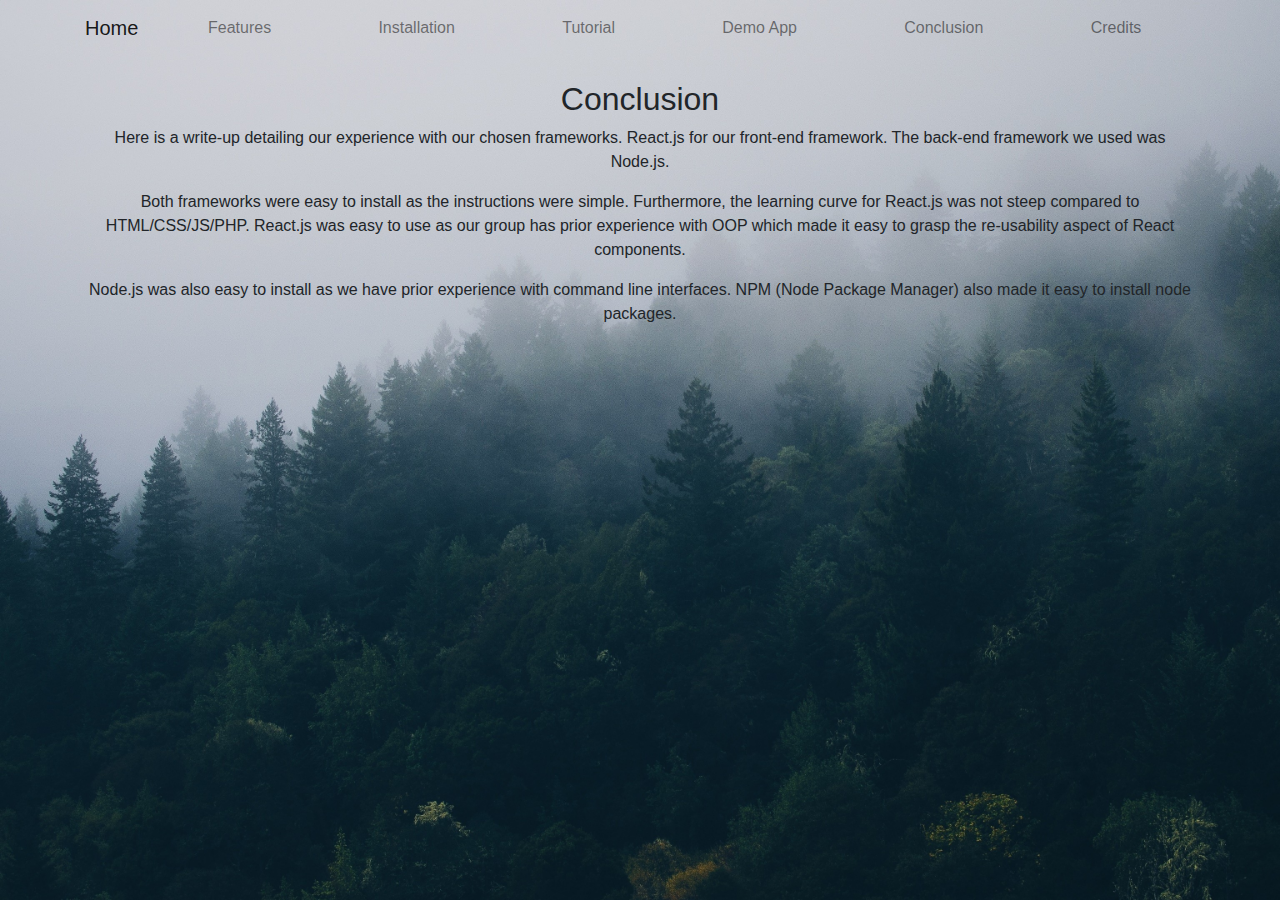
<file: html/conclusion.html>
<!DOCTYPE html>
<!--[if lt IE 7]>      <html class="no-js lt-ie9 lt-ie8 lt-ie7"> <![endif]-->
<!--[if IE 7]>         <html class="no-js lt-ie9 lt-ie8"> <![endif]-->
<!--[if IE 8]>         <html class="no-js lt-ie9"> <![endif]-->
<!--[if gt IE 8]><!--> <html class="no-js"> <!--<![endif]-->
    <head>
        <meta charset="utf-8">
        <meta http-equiv="X-UA-Compatible" content="IE=edge">
        <title></title>
        <meta name="description" content="">
        <meta name="viewport" content="width=device-width, initial-scale=1">
        <link rel="stylesheet" href="">
        <link rel="stylesheet" href="../css/main.css" />
        <link
          rel="stylesheet"
          href="https://maxcdn.bootstrapcdn.com/bootstrap/4.0.0/css/bootstrap.min.css"
          integrity="sha384-Gn5384xqQ1aoWXA+058RXPxPg6fy4IWvTNh0E263XmFcJlSAwiGgFAW/dAiS6JXm"
          crossorigin="anonymous"
        />
        <link rel="stylesheet" href="https://use.fontawesome.com/releases/v5.2.0/css/all.css" integrity="sha384-hWVjflwFxL6sNzntih27bfxkr27PmbbK/iSvJ+a4+0owXq79v+lsFkW54bOGbiDQ" crossorigin="anonymous">
    </head>
    <body>
      <body>
        <nav class="navbar navbar-expand-lg navbar-light">
          <div class="container">
              <a class="navbar-brand" href="../index.html"> <i class="fab fa-node-js"></i> <i class="fab fa-react"></i> Home</a>
              <button class="navbar-toggler" type="button" data-toggle="collapse" data-target="#navbarNavAltMarkup" aria-controls="navbarNavAltMarkup" aria-expanded="false" aria-label="Toggle navigation">
                <span class="navbar-toggler-icon"></span>
              </button>
              <div class="collapse navbar-collapse" id="navbarNavAltMarkup">
                <div class="navbar-nav nav-fill w-100">
                  <!-- <a class="nav-item nav-link active" href="#">Home <span class="sr-only">(current)</span></a> -->
                  <a class="nav-item nav-link" href="features.html">Features</a>
                  <a class="nav-item nav-link" href="install.html">Installation</a>
                  <a class="nav-item nav-link" href="guide.html">Tutorial</a>
                  <a class="nav-item nav-link" href="#">Demo App</a>
                  <a class="nav-item nav-link" href="conclusion.html">Conclusion</a>
                  <a class="nav-item nav-link" href="credits.html">Credits</a>
                </div>
              </div>
          </a></div>
        </nav>
       <!--page content-->
       <center>
          <br />
          <div id="conclusion" class="container">
              
              <h2>Conclusion</h2>
              <p>Here is a write-up detailing our experience with our chosen frameworks. React.js for our front-end framework. The back-end framework we used was Node.js. </p>
              <p>Both frameworks were easy to install as the instructions were simple. Furthermore, the learning curve for React.js was not steep compared to HTML/CSS/JS/PHP. React.js was easy to use as our group has prior experience with OOP which made it easy to grasp the re-usability aspect of React components.</p>
              <p>Node.js was also easy to install as we have prior experience with command line interfaces. NPM (Node Package Manager) also made it easy to install node packages.</p>
           </div>
       </center>
       
       

        <script src="" async defer></script>
    </body>
</html>
</file>
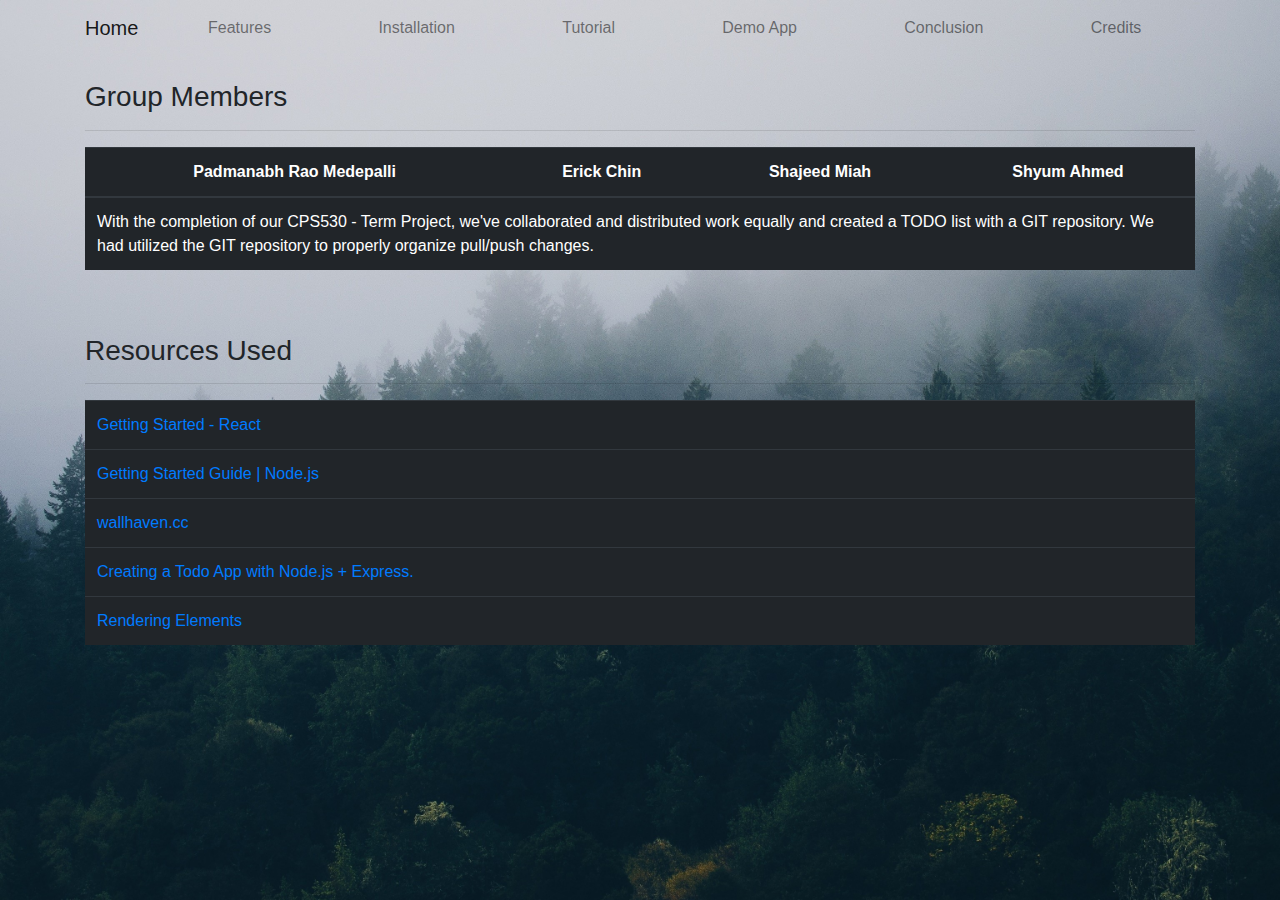
<file: html/credits.html>
<!DOCTYPE html>
<!--[if lt IE 7]>      <html class="no-js lt-ie9 lt-ie8 lt-ie7"> <![endif]-->
<!--[if IE 7]>         <html class="no-js lt-ie9 lt-ie8"> <![endif]-->
<!--[if IE 8]>         <html class="no-js lt-ie9"> <![endif]-->
<!--[if gt IE 8]><!--> <html class="no-js"> <!--<![endif]-->
    <head>
        <meta charset="utf-8">
        <meta http-equiv="X-UA-Compatible" content="IE=edge">
        <title>CPS530 - Term Project | Credits</title>
        <meta name="description" content="">
        <meta name="viewport" content="width=device-width, initial-scale=1">
        <link rel="stylesheet" href="">
        <link rel="stylesheet" href="../css/main.css" />
        <link
          rel="stylesheet"
          href="https://maxcdn.bootstrapcdn.com/bootstrap/4.0.0/css/bootstrap.min.css"
          integrity="sha384-Gn5384xqQ1aoWXA+058RXPxPg6fy4IWvTNh0E263XmFcJlSAwiGgFAW/dAiS6JXm"
          crossorigin="anonymous"
        />
        <link rel="stylesheet" href="https://use.fontawesome.com/releases/v5.2.0/css/all.css" integrity="sha384-hWVjflwFxL6sNzntih27bfxkr27PmbbK/iSvJ+a4+0owXq79v+lsFkW54bOGbiDQ" crossorigin="anonymous">
    </head>
    <body>
        <nav class="navbar navbar-expand-lg navbar-light">
          <div class="container">
              <a class="navbar-brand" href="../index.html"> <i class="fab fa-node-js"></i> <i class="fab fa-react"></i> Home</a>
              <button class="navbar-toggler" type="button" data-toggle="collapse" data-target="#navbarNavAltMarkup" aria-controls="navbarNavAltMarkup" aria-expanded="false" aria-label="Toggle navigation">
                <span class="navbar-toggler-icon"></span>
              </button>
              <div class="collapse navbar-collapse" id="navbarNavAltMarkup">
                <div class="navbar-nav nav-fill w-100">
                  <!-- <a class="nav-item nav-link active" href="#">Home <span class="sr-only">(current)</span></a> -->
                  <a class="nav-item nav-link" href="features.html">Features</a>
                  <a class="nav-item nav-link" href="install.html">Installation</a>
                  <a class="nav-item nav-link" href="guide.html">Tutorial</a>
                  <a class="nav-item nav-link" href="demo.html">Demo App</a>
                  <a class="nav-item nav-link" href="conclusion.html">Conclusion</a>
                  <a class="nav-item nav-link" href="credits.html">Credits</a>
                </div>
              </div>
          </a></div>
        </nav>
		<br>
	<div class="container">
	<div class="page-header">
		<h3>Group Members</h3>      
		<hr>
	</div>
	<table class="table table-dark">
		<thead>
			<tr>
				<th scope="col" class="text-center">Padmanabh Rao Medepalli</th>
				<th scope="col" class="text-center">Erick Chin</th>
				<th scope="col" class="text-center">Shajeed Miah</th>
				<th scope="col" class="text-center">Shyum Ahmed</th>
			</tr>
		</thead>
		<tbody>
			<tr>
				<td colspan="4">With the completion of our CPS530 - Term Project, we've collaborated and distributed work equally and created a TODO list with a GIT repository. We had utilized the GIT repository to properly organize pull/push changes.</td>

			</tr>
		</tbody>
	</table>
	<br>
	<br>
	<div class="page-header">
		<h3>Resources Used</h3>      
		<hr>
	</div>
	<table class="table table-dark">
		<tbody>
			<tr>
				<td><a href="https://reactjs.org/docs/getting-started.html?fbclid=IwAR2mD_oItXKC0HiZKiSMUVHX2JrSXjwitJayQ8xS-FYdA-Z_TbL3f0uei1kLink">Getting Started - React</a></td>
			</tr>
			<tr>
				<td><a href="https://nodejs.org/en/docs/guides/getting-started-guide/?fbclid=IwAR0ZRcPbToK2DYK_Y2FGttFAacedXjJTu1ljXJ7GAl0c06nv34RukPWgyLE">Getting Started Guide | Node.js</a></td>
			</tr>
			<tr>
				<td><a href="https://alpha.wallhaven.cc/wallpaper/711997?fbclid=IwAR2hKf0jP0l1GuZouWsY9qyAaMRG2M_wvhOIRJirVCGMmMfAg2meKJaNRx8">wallhaven.cc</a></td>
			</tr>
			<tr>
				<td><a href="https://medium.com/@atingenkay/creating-a-todo-app-with-node-js-express-8fa51f39b16f?fbclid=IwAR2hKf0jP0l1GuZouWsY9qyAaMRG2M_wvhOIRJirVCGMmMfAg2meKJaNRx8">Creating a Todo App with Node.js + Express.</a></td>
			</tr>

			<tr>
					<td><a href="https://reactjs.org/docs/rendering-elements.html">Rendering Elements</a></td>
				</tr>
		</tbody>
	</table>
	</div>
		
       <!--page content-->
        <script src="" async defer></script>
    </body>
</html>
</file>
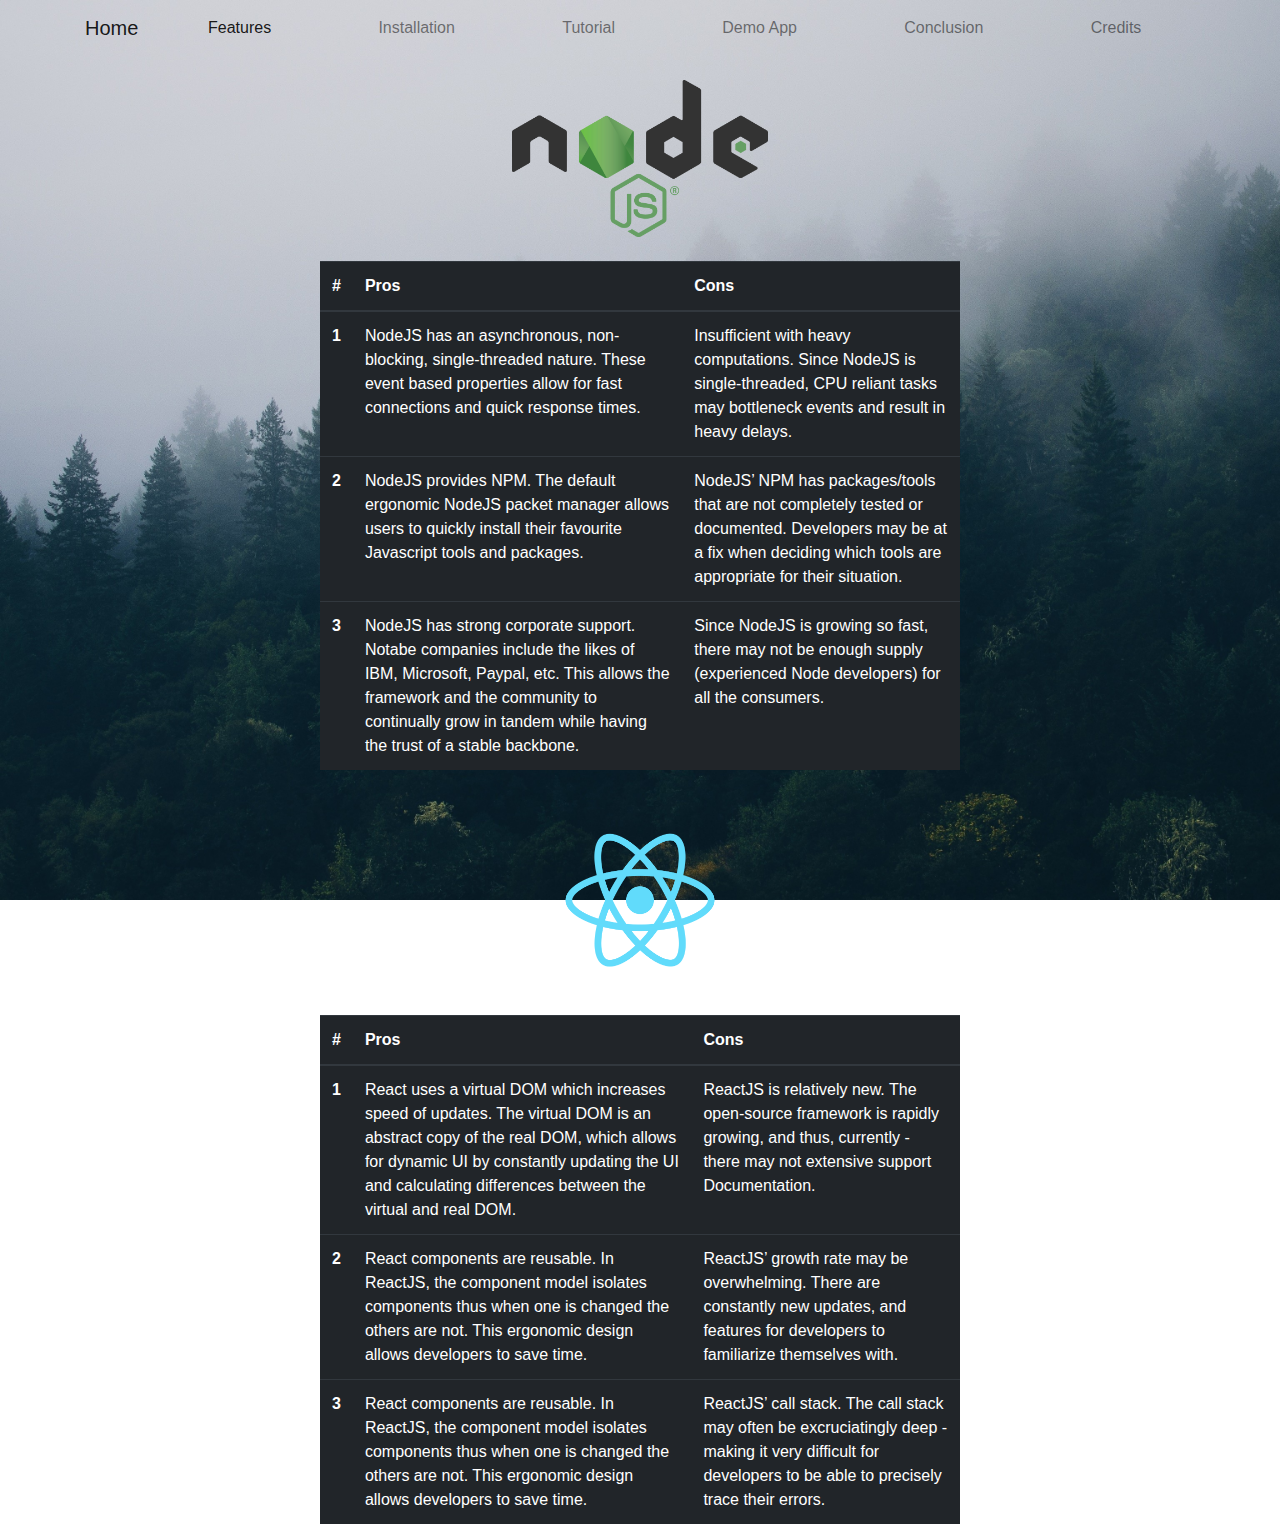
<file: html/features.html>
<!DOCTYPE html>
<!--[if lt IE 7]>      <html class="no-js lt-ie9 lt-ie8 lt-ie7"> <![endif]-->
<!--[if IE 7]>         <html class="no-js lt-ie9 lt-ie8"> <![endif]-->
<!--[if IE 8]>         <html class="no-js lt-ie9"> <![endif]-->
<!--[if gt IE 8]><!--> <html class="no-js"> <!--<![endif]-->
    <head>
        <meta charset="utf-8">
        <meta http-equiv="X-UA-Compatible" content="IE=edge">
        <title></title>
        <meta name="description" content="">
        <meta name="viewport" content="width=device-width, initial-scale=1">
        <link rel="stylesheet" href="">
        <link rel="stylesheet" href="../css/main.css" />
        <link
          rel="stylesheet"
          href="https://maxcdn.bootstrapcdn.com/bootstrap/4.0.0/css/bootstrap.min.css"
          integrity="sha384-Gn5384xqQ1aoWXA+058RXPxPg6fy4IWvTNh0E263XmFcJlSAwiGgFAW/dAiS6JXm"
          crossorigin="anonymous"
        />
        <link rel="stylesheet" href="https://use.fontawesome.com/releases/v5.2.0/css/all.css" integrity="sha384-hWVjflwFxL6sNzntih27bfxkr27PmbbK/iSvJ+a4+0owXq79v+lsFkW54bOGbiDQ" crossorigin="anonymous">
    </head>
    <body>
        <nav class="navbar navbar-expand-lg navbar-light">
          <div class="container">
              <a class="navbar-brand" href="../index.html"> <i class="fab fa-node-js"></i> <i class="fab fa-react"></i> Home</a>
              <button class="navbar-toggler" type="button" data-toggle="collapse" data-target="#navbarNavAltMarkup" aria-controls="navbarNavAltMarkup" aria-expanded="false" aria-label="Toggle navigation">
                <span class="navbar-toggler-icon"></span>
              </button>
              <div class="collapse navbar-collapse" id="navbarNavAltMarkup">
                <div class="navbar-nav nav-fill w-100">
                  <!-- <a class="nav-item nav-link active" href="#">Home <span class="sr-only">(current)</span></a> -->
                  <a class="nav-item nav-link active" href="features.html">Features</a>
                  <a class="nav-item nav-link" href="install.html">Installation</a>
                  <a class="nav-item nav-link" href="guide.html">Tutorial</a>
                  <a class="nav-item nav-link" href="#">Demo App</a>
                  <a class="nav-item nav-link" href="conclusion.html">Conclusion</a>
                  <a class="nav-item nav-link" href="credits.html">Credits</a>
                </div>
              </div>
          </a></div>
        </nav>
        <br>
        <center><img src="../images/node.png" class="img-responsive" alt="" width="20%" height="20%"></center>
        <br>
        
        <div id="reactTable">
            <table class="table table-dark">
              <thead>
                <tr id="reactTable-tr">
                  <th scope="col">#</th>
                  <th scope="col">Pros</th>
                  <th scope="col">Cons</th>
                </tr>
              </thead>
              <tbody>
                <tr id="reactTable-tr">
                  <th scope="row">1</th>
                  <td>NodeJS has an asynchronous, non-blocking, single-threaded nature. These event based properties allow for fast connections and quick response times. </td>
                  <td> Insufficient with heavy computations. Since NodeJS is single-threaded, CPU reliant tasks may bottleneck events and result in heavy delays. </td>
                </tr>
                <tr id="reactTable-tr">
                    <th scope="row">2</th>
                    <td>NodeJS provides NPM. The default ergonomic NodeJS packet manager allows users to quickly install their favourite Javascript tools and packages. </td>
                    <td>NodeJS’ NPM has packages/tools that are not completely tested or documented. Developers may be at a fix when deciding which tools are appropriate for their situation. </td>
                </tr>
                <tr id="reactTable-tr">
                    <th scope="row">3</th>
                    <td>NodeJS has strong corporate support. Notabe companies include the likes of IBM, Microsoft, Paypal, etc. This allows the framework and the community to continually grow in tandem while having the trust of a stable backbone. </td>
                    <td>Since NodeJS is growing so fast, there may not be enough supply (experienced Node developers) for all the consumers.</td>
                </tr>
            
              </tbody>
            </table>
          </div>
          <br>
          
          <center><img src="../images/reactlogo.png" class="img-responsive" width="20%" height="20%" alt=""></center>
          <br>
          <div id="reactTable">
            <table class="table table-dark">
              <thead>
                <tr id="reactTable-tr">
                  <th scope="col">#</th>
                  <th scope="col">Pros</th>
                  <th scope="col">Cons</th>
                
                </tr>
              </thead>
              <tbody>
                <tr id="reactTable-tr">
                  <th scope="row">1</th>
                  <td>React uses a virtual DOM which increases speed of updates. The virtual DOM is an abstract copy of the real DOM, which allows for dynamic UI by constantly updating the UI and calculating differences between the virtual and real DOM.  </td>
                  <td>ReactJS is relatively new. The open-source framework is rapidly growing, and thus, currently - there may not extensive support Documentation.</td>
                </tr>
                <tr id="reactTable-tr">
                    <th scope="row">2</th>
                    <td>React components are reusable. In ReactJS, the component model isolates components thus when one is changed the others are not. This ergonomic design allows developers to save time.</td>
                    <td>ReactJS’ growth rate may be overwhelming. There are constantly new updates, and features for developers to familiarize themselves with. </td>
                </tr>
                <tr id="reactTable-tr">
                    <th scope="row">3</th>
                    <td>React components are reusable. In ReactJS, the component model isolates components thus when one is changed the others are not. This ergonomic design allows developers to save time.</td>
                    <td>ReactJS’ call stack. The call stack may often be excruciatingly deep - making it very difficult for developers to be able to precisely trace their errors.</td>
                </tr>
            
              </tbody>
            </table>
          </div>
        <script src="" async defer></script>
    </body>
</html>
</file>
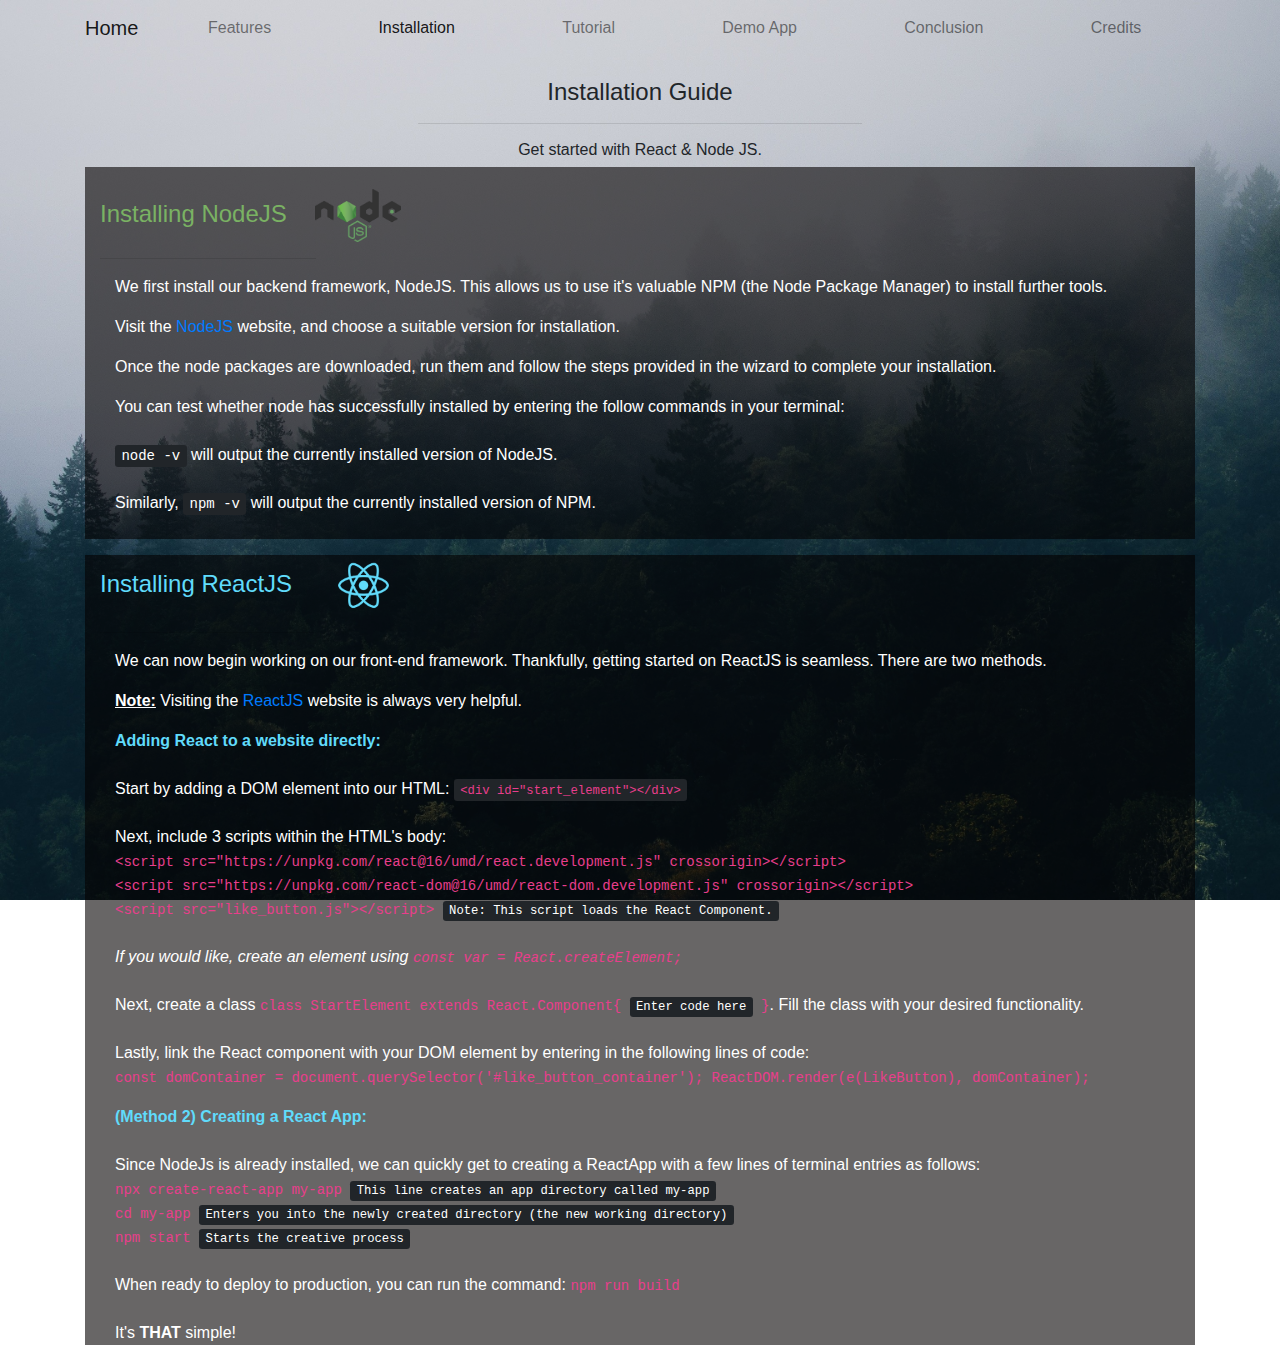
<file: html/install.html>
<!DOCTYPE html>
<!--[if lt IE 7]>      <html class="no-js lt-ie9 lt-ie8 lt-ie7"> <![endif]-->
<!--[if IE 7]>         <html class="no-js lt-ie9 lt-ie8"> <![endif]-->
<!--[if IE 8]>         <html class="no-js lt-ie9"> <![endif]-->
<!--[if gt IE 8]><!--> <html class="no-js"> <!--<![endif]-->
    <head>
        <meta charset="utf-8">
        <meta http-equiv="X-UA-Compatible" content="IE=edge">
        <title>Installation Guide</title>
        <meta name="description" content="">
        <meta name="viewport" content="width=device-width, initial-scale=1">
        <link rel="stylesheet" href="">
        <link rel="stylesheet" href="../css/main.css" />
        <link
          rel="stylesheet"
          href="https://maxcdn.bootstrapcdn.com/bootstrap/4.0.0/css/bootstrap.min.css"
          integrity="sha384-Gn5384xqQ1aoWXA+058RXPxPg6fy4IWvTNh0E263XmFcJlSAwiGgFAW/dAiS6JXm"
          crossorigin="anonymous"
        />
        <link rel="stylesheet" href="https://use.fontawesome.com/releases/v5.2.0/css/all.css" integrity="sha384-hWVjflwFxL6sNzntih27bfxkr27PmbbK/iSvJ+a4+0owXq79v+lsFkW54bOGbiDQ" crossorigin="anonymous">
    </head>
      <body>
        <nav class="navbar navbar-expand-lg navbar-light">
          <div class="container">
              <a class="navbar-brand" href="../index.html"> <i class="fab fa-node-js"></i> <i class="fab fa-react"></i> Home</a>
              <button class="navbar-toggler" type="button" data-toggle="collapse" data-target="#navbarNavAltMarkup" aria-controls="navbarNavAltMarkup" aria-expanded="false" aria-label="Toggle navigation">
                <span class="navbar-toggler-icon"></span>
              </button>
              <div class="collapse navbar-collapse" id="navbarNavAltMarkup">
                <div class="navbar-nav nav-fill w-100">
                  <!-- <a class="nav-item nav-link active" href="#">Home <span class="sr-only">(current)</span></a> -->
                  <a class="nav-item nav-link" href="features.html">Features</a>
                  <a class="nav-item nav-link active" href="install.html">Installation</a>
                  <a class="nav-item nav-link" href="guide.html">Tutorial</a>
                  <a class="nav-item nav-link" href="#">Demo App</a>
                  <a class="nav-item nav-link" href="conclusion.html">Conclusion</a>
                  <a class="nav-item nav-link" href="credits.html">Credits</a>
                </div>
              </div>
      
        </div>
      </nav>

      <div class="container">
        <div id="install_header">
          <h4>Installation Guide</h4>
          <hr id="install_hr">
           <h6>Get started with React & Node JS.</h6>
      </div>

      <div class="container container_node">
        <div id="nodeTitle">
          <h4 id="install_node_header">Installing NodeJS <img id="nodeheaderlogo" src="../images/node.png" alt="" width="10%" height="2%"></h4>
          <hr id="node_hr">
        </div>

        <div class="container"">
          <p id="nodeContent">
            We first install our backend framework, NodeJS. This allows us to use it's valuable NPM (the Node Package Manager) to install further tools.
          </p>
          <p>
            Visit the <a href="https://nodejs.org/en/">NodeJS</a> website, and choose a suitable version for installation.
          </p>
          <p>
            Once the node packages are downloaded, run them and follow the steps provided in the wizard to complete your installation.
          </p>
          <p>
              You can test whether node has successfully installed by entering the follow commands in your terminal: <br> 
              <br>
              <kbd>node -v</kbd> will output the currently installed version of NodeJS.<br>
              <br>
              Similarly, <kbd>npm -v</kbd> will output the currently installed version of NPM.
              <br>
              <br>
          </p>
        </div>
      </div>
    
      <div class="container container_node">
          <div id="nodeTitle">
            <h4 id="install_react_header">Installing ReactJS <img id="nodeheaderlogo" src="../images/reactlogo.png" alt="" width="10%" height="2%"></h4>
            <hr id="node_hr">
          </div>
  
          <div class="container"">
            <p id="nodeContent">
              We can now begin working on our front-end framework. Thankfully, getting started on ReactJS is seamless. There are two methods.
            </p>
            <p>
             <b><u>Note:</u></b> Visiting the <a href="https://reactjs.org/docs/getting-started.html">ReactJS</a> website is always very helpful. 
            </p>
            <p>
              
            </p>
            <p>
               <b id="reactTitle">Adding React to a website directly:</b> <br> 
                <br>
                Start by adding a DOM element into our HTML: <kbd><code>&lt;div id="start_element"&gt&lt;/div&gt;</code></kbd> <br>
                <br>
                Next, include 3 scripts within the HTML's body:  <br>
                <code>
  &ltscript src="https://unpkg.com/react@16/umd/react.development.js" crossorigin&gt&lt/script&gt <br>
  &ltscript src="https://unpkg.com/react-dom@16/umd/react-dom.development.js" crossorigin&gt&lt/script&gt <br>

  <!-- Load our React component. -->
  &ltscript src="like_button.js"&gt&lt/script&gt  <kbd>Note: This script loads the React Component. </kbd> <br> 
                </code> <br>
                <i>If you would like, create an element using <code>const var = React.createElement;</code></i> <br> <br>
                Next, create a class <code>class StartElement extends React.Component{ <kbd>Enter code here</kbd> }</code>. Fill the class with your desired functionality.<br> <br>
                Lastly, link the React component with your DOM element by entering in the following lines of code: <br>
                <code>
                    const domContainer = document.querySelector('#like_button_container');
                    ReactDOM.render(e(LikeButton), domContainer);
                </code>
            </p>
            
            <p>
                <b id="reactTitle">(Method 2) Creating a React App:</b> <br> <br>
                Since NodeJs is already installed, we can quickly get to creating a ReactApp with a few lines of terminal entries as follows:  <br>
                <code>
                    npx create-react-app my-app <kbd>This line creates an app directory called my-app</kbd> <br>
                    cd my-app <kbd>Enters you into the newly created directory (the new working directory)</kbd> <br>
                    npm start <kbd>Starts the creative process</kbd> <br>
                </code> <br>
                When ready to deploy to production, you can run the command: 
                <code>
                  npm run build
                </code> <br> <br>
                It's  <b>THAT</b> simple! 
            </p>
          </div>
        </div>

      </div>
        <script src="" async defer></script>
    </body>
</html>
</file>
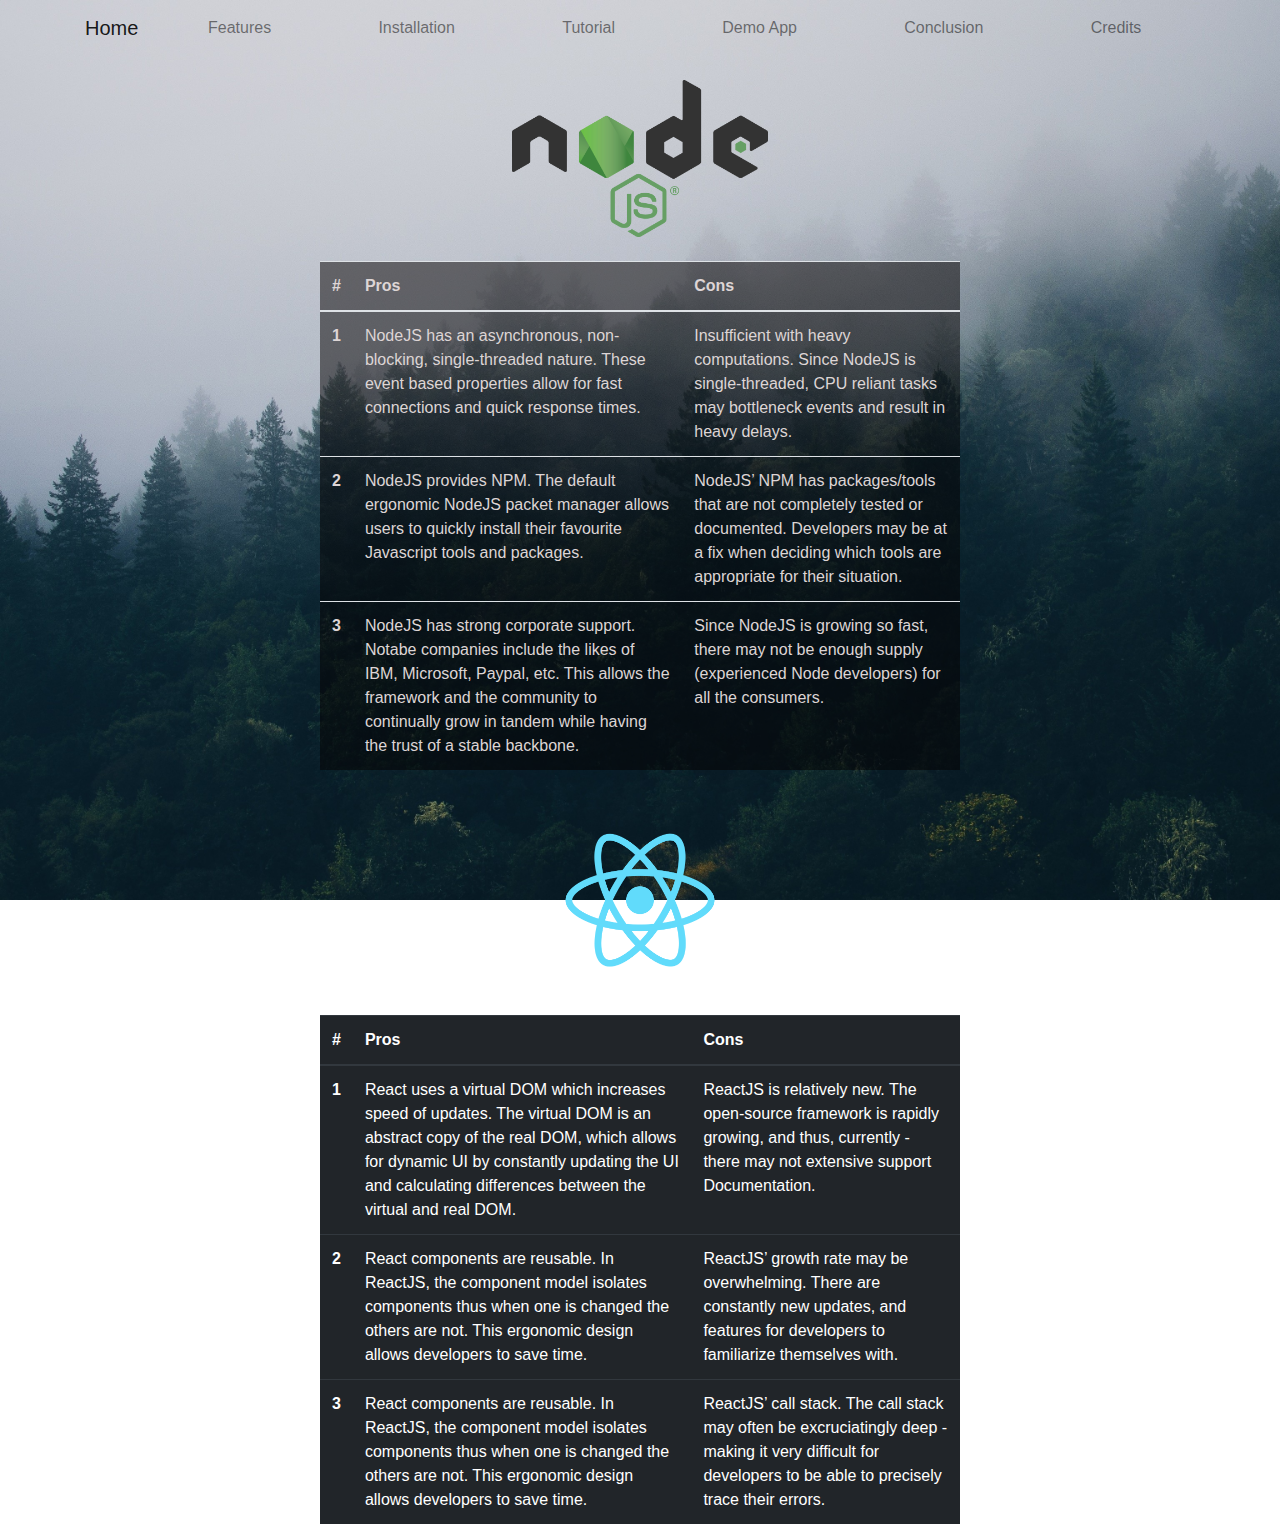
<file: images/features.html>
<!DOCTYPE html>
<!--[if lt IE 7]>      <html class="no-js lt-ie9 lt-ie8 lt-ie7"> <![endif]-->
<!--[if IE 7]>         <html class="no-js lt-ie9 lt-ie8"> <![endif]-->
<!--[if IE 8]>         <html class="no-js lt-ie9"> <![endif]-->
<!--[if gt IE 8]><!--> <html class="no-js"> <!--<![endif]-->
    <head>
        <meta charset="utf-8">
        <meta http-equiv="X-UA-Compatible" content="IE=edge">
        <title></title>
        <meta name="description" content="">
        <meta name="viewport" content="width=device-width, initial-scale=1">
        <link rel="stylesheet" href="">
        <link rel="stylesheet" href="../css/main.css" />
        <link
          rel="stylesheet"
          href="https://maxcdn.bootstrapcdn.com/bootstrap/4.0.0/css/bootstrap.min.css"
          integrity="sha384-Gn5384xqQ1aoWXA+058RXPxPg6fy4IWvTNh0E263XmFcJlSAwiGgFAW/dAiS6JXm"
          crossorigin="anonymous"
        />
        <link rel="stylesheet" href="https://use.fontawesome.com/releases/v5.2.0/css/all.css" integrity="sha384-hWVjflwFxL6sNzntih27bfxkr27PmbbK/iSvJ+a4+0owXq79v+lsFkW54bOGbiDQ" crossorigin="anonymous">
    </head>
    <body>
        <nav class="navbar navbar-expand-lg navbar-light">
          <div class="container">
              <a class="navbar-brand" href="#"> <i class="fab fa-node-js"></i> <i class="fab fa-react"></i> Home</a>
              <button class="navbar-toggler" type="button" data-toggle="collapse" data-target="#navbarNavAltMarkup" aria-controls="navbarNavAltMarkup" aria-expanded="false" aria-label="Toggle navigation">
                <span class="navbar-toggler-icon"></span>
              </button>
              <div class="collapse navbar-collapse" id="navbarNavAltMarkup">
                <div class="navbar-nav nav-fill w-100">
                  <!-- <a class="nav-item nav-link active" href="#">Home <span class="sr-only">(current)</span></a> -->
                  <a class="nav-item nav-link" href="features.html">Features</a>
                  <a class="nav-item nav-link" href="install.html">Installation</a>
                  <a class="nav-item nav-link" href="guide.html">Tutorial</a>
                  <a class="nav-item nav-link" href="#">Demo App</a>
                  <a class="nav-item nav-link" href="conclusion.html">Conclusion</a>
                  <a class="nav-item nav-link" href="credits.html">Credits</a>
                </div>
              </div>
          </a></div>
        </nav>
        <br>
        <center><img src="../images/node.png" class="img-responsive" alt="" width="20%" height="20%"></center>
        <br>
        
        <div id="reactTable">
            <table class="table">
              <thead>
                <tr id="reactTable-tr">
                  <th scope="col">#</th>
                  <th scope="col">Pros</th>
                  <th scope="col">Cons</th>
                </tr>
              </thead>
              <tbody>
                <tr id="reactTable-tr">
                  <th scope="row">1</th>
                  <td>NodeJS has an asynchronous, non-blocking, single-threaded nature. These event based properties allow for fast connections and quick response times. </td>
                  <td> Insufficient with heavy computations. Since NodeJS is single-threaded, CPU reliant tasks may bottleneck events and result in heavy delays. </td>
                </tr>
                <tr id="reactTable-tr">
                    <th scope="row">2</th>
                    <td>NodeJS provides NPM. The default ergonomic NodeJS packet manager allows users to quickly install their favourite Javascript tools and packages. </td>
                    <td>NodeJS’ NPM has packages/tools that are not completely tested or documented. Developers may be at a fix when deciding which tools are appropriate for their situation. </td>
                </tr>
                <tr id="reactTable-tr">
                    <th scope="row">3</th>
                    <td>NodeJS has strong corporate support. Notabe companies include the likes of IBM, Microsoft, Paypal, etc. This allows the framework and the community to continually grow in tandem while having the trust of a stable backbone. </td>
                    <td>Since NodeJS is growing so fast, there may not be enough supply (experienced Node developers) for all the consumers.</td>
                </tr>
            
              </tbody>
            </table>
          </div>
          <br>
          
          <center><img src="../images/reactlogo.png" class="img-responsive" width="20%" height="20%" alt=""></center>
          <br>
          <div id="reactTable">
            <table class="table table-dark">
              <thead>
                <tr id="reactTable-tr">
                  <th scope="col">#</th>
                  <th scope="col">Pros</th>
                  <th scope="col">Cons</th>
                
                </tr>
              </thead>
              <tbody>
                <tr id="reactTable-tr">
                  <th scope="row">1</th>
                  <td>React uses a virtual DOM which increases speed of updates. The virtual DOM is an abstract copy of the real DOM, which allows for dynamic UI by constantly updating the UI and calculating differences between the virtual and real DOM.  </td>
                  <td>ReactJS is relatively new. The open-source framework is rapidly growing, and thus, currently - there may not extensive support Documentation.</td>
                </tr>
                <tr id="reactTable-tr">
                    <th scope="row">2</th>
                    <td>React components are reusable. In ReactJS, the component model isolates components thus when one is changed the others are not. This ergonomic design allows developers to save time.</td>
                    <td>ReactJS’ growth rate may be overwhelming. There are constantly new updates, and features for developers to familiarize themselves with. </td>
                </tr>
                <tr id="reactTable-tr">
                    <th scope="row">3</th>
                    <td>React components are reusable. In ReactJS, the component model isolates components thus when one is changed the others are not. This ergonomic design allows developers to save time.</td>
                    <td>ReactJS’ call stack. The call stack may often be excruciatingly deep - making it very difficult for developers to be able to precisely trace their errors.</td>
                </tr>
            
              </tbody>
            </table>
          </div>
        <script src="" async defer></script>
    </body>
</html>
</file>
<file: css/main.css>
body {
  background: url(../images/wallpaper.jpg);
  background-size: cover;
  background-position: center;
  background-repeat: no-repeat;
  background-attachment: fixed;
  /* font-family: 'Lato', sans-serif; */
}

html {
  height: 100%;
}
.navbar-light {
  background: transparent;
}

#header {
  padding-top: 15%;
  color: rgb(0, 0, 0);
  text-align: center;
  text-shadow: 3px 3px 2px rgba(3, 0, 0, 0.25);
}

#content-button {
  margin-top: 20px;
  text-align: center;
}

.btn-primary-test {
  background: #ddd5d5;
  opacity: 0.6;
}

#id {
  float: left;
}

#navbar {
  margin-right: auto;
  margin-bottom: 10px;
  padding: 5px;
}

#nodelogo {
  margin-right: -9%;
}

#reactlogo {
  margin-left: -12%;
}

#reactTable-tr:hover {
  background-color: rgba(255, 255, 255, 0.5);
  color: rgba(3, 0, 0, 1);
}

#reactTable {
  width: 50%;
  text-align: left;
  margin-left:auto; 
  margin-right:auto;
  background-color: rgba(3, 0, 0, 0.50);
  color: #ddd5d5;
}

#install_header{
  margin-top: 2%;
  text-align: center; 
}

#install_hr{
  width: 40%;
}

#install_node_header{
  padding-top: 2%;
  color: #7AB263;
}

#install_react_header{
 color:#60DBFB;
}
#reactTitle{
  color:#60DBFB;
}
#nodeheaderlogo{
  padding-left: 2%;
}
.container_node{
  color: white;
  background-color: rgba(3, 0, 0, 0.60  );
}
#node_hr{
   margin-left: 0%;
   width: 20%;
}

.nodeImage{
  padding-left: 3%;
}
</file>
